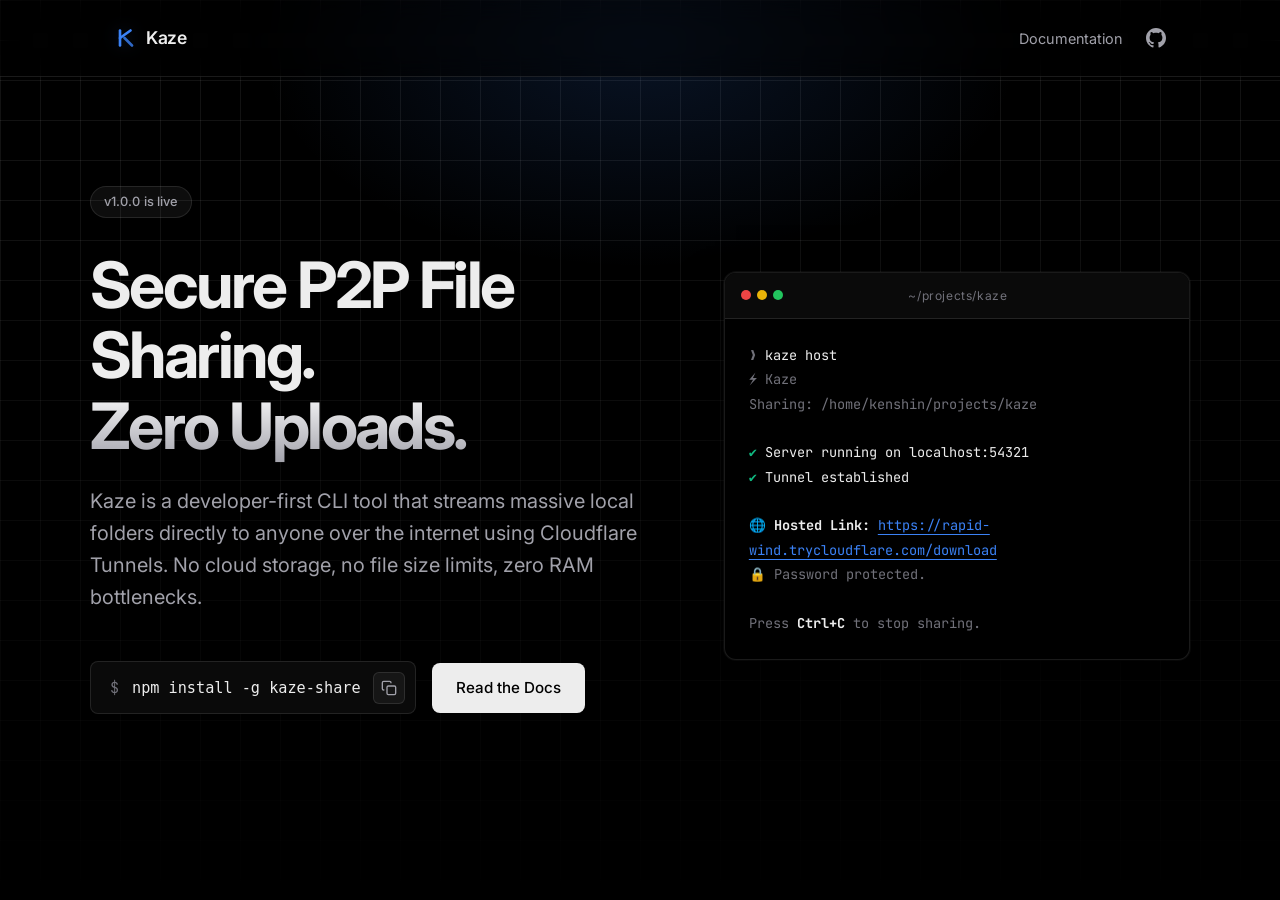
<file: index.html>
<!DOCTYPE html>
<html lang="en">
<head>
    <meta charset="UTF-8">
    <meta name="viewport" content="width=device-width, initial-scale=1.0">
    <title>Kaze | Instant P2P Folder Sharing</title>
    <meta name="description" content="Share any local folder instantly over the internet via Cloudflare Tunnels — no uploads, no cloud storage, no account needed.">
    <link rel="preconnect" href="https://fonts.googleapis.com">
    <link rel="preconnect" href="https://fonts.gstatic.com" crossorigin>
    <link href="https://fonts.googleapis.com/css2?family=Inter:wght@300;400;500;600;700&family=JetBrains+Mono:wght@400;500&display=swap" rel="stylesheet">
    <link rel="stylesheet" href="styles.css">
    <link rel="icon" type="image/svg+xml" href="favicon.svg">
</head>
<body class="home-page">
    <div class="grid-background"></div>
    <div class="glow-bg"></div>

    <header>
        <nav class="container">
            <div class="logo">
                <a href="index.html" style="display:flex; align-items:center; gap:0.5rem; text-decoration:none; color:inherit;">
                    <svg width="24" height="24" viewBox="0 0 32 32" fill="none" xmlns="http://www.w3.org/2000/svg" class="logo-icon">
                        <path d="M8 6V26" stroke="currentColor" stroke-width="3.5" stroke-linecap="round"/>
                        <path d="M8 16L22 6" stroke="currentColor" stroke-width="3.5" stroke-linecap="round"/>
                        <path d="M14 16L24 26" stroke="currentColor" stroke-width="3.5" stroke-linecap="round" opacity="0.8"/>
                    </svg>
                    <span>Kaze</span>
                </a>
            </div>
            <div class="nav-links">
                <a href="docs.html">Documentation</a>
                <a href="https://github.com/Ashish-Karmakar-coding/Kaze-codebase" target="_blank" rel="noopener noreferrer" class="github-link" aria-label="GitHub Repository">
                    <svg width="20" height="20" viewBox="0 0 24 24" fill="currentColor">
                        <path d="M12 0c-6.626 0-12 5.373-12 12 0 5.302 3.438 9.8 8.207 11.387.599.111.793-.261.793-.577v-2.234c-3.338.726-4.033-1.416-4.033-1.416-.546-1.387-1.333-1.756-1.333-1.756-1.089-.745.083-.729.083-.729 1.205.084 1.839 1.237 1.839 1.237 1.07 1.834 2.807 1.304 3.492.997.107-.775.418-1.305.762-1.604-2.665-.305-5.467-1.334-5.467-5.931 0-1.311.469-2.381 1.236-3.221-.124-.303-.535-1.524.117-3.176 0 0 1.008-.322 3.301 1.23.957-.266 1.983-.399 3.003-.404 1.02.005 2.047.138 3.006.404 2.291-1.552 3.297-1.23 3.297-1.23.653 1.653.242 2.874.118 3.176.77.84 1.235 1.911 1.235 3.221 0 4.609-2.807 5.624-5.479 5.921.43.372.823 1.102.823 2.222v3.293c0 .319.192.694.801.576 4.765-1.589 8.199-6.086 8.199-11.386 0-6.627-5.373-12-12-12z"/>
                    </svg>
                </a>
            </div>
        </nav>
    </header>

    <main>
        <section class="hero container">
            <div class="hero-content">
                <div class="hero-badge fade-up">v1.0.0 is live</div>
                <h1 class="hero-title fade-up delay-1">Secure P2P File Sharing. <br><span class="text-gradient">Zero Uploads.</span></h1>
                <p class="hero-subtitle fade-up delay-2">Kaze is a developer-first CLI tool that streams massive local folders directly to anyone over the internet using Cloudflare Tunnels. No cloud storage, no file size limits, zero RAM bottlenecks.</p>
                
                <div class="hero-actions fade-up delay-3">
                    <div class="install-pill">
                        <span class="prompt">$</span>
                        <code id="hero-install">npm install -g kaze-share</code>
                        <button class="copy-btn" data-target="hero-install" aria-label="Copy">
                            <svg width="16" height="16" viewBox="0 0 24 24" fill="none" stroke="currentColor" stroke-width="2"><rect x="9" y="9" width="13" height="13" rx="2" ry="2"></rect><path d="M5 15H4a2 2 0 0 1-2-2V4a2 2 0 0 1 2-2h9a2 2 0 0 1 2 2v1"></path></svg>
                        </button>
                    </div>
                    <a href="docs.html" class="btn-primary">Read the Docs</a>
                </div>
            </div>

            <div class="terminal-wrapper fade-up delay-4">
                <div class="terminal-container">
                    <div class="terminal">
                        <div class="terminal-header">
                            <div class="traffic-lights">
                                <span></span><span></span><span></span>
                            </div>
                            <div class="terminal-title">~/projects/kaze</div>
                        </div>
                        <div class="terminal-body">
                            <div class="line"><span class="prompt">❯</span> <span class="cmd">kaze host</span></div>
                            <div class="line"><span class="dim">  ⚡ Kaze</span></div>
                            <div class="line"><span class="dim">  Sharing: /home/kenshin/projects/kaze</span></div>
                            <div class="line"></div>
                            <div class="line"><span class="success">✔</span> Server running on localhost:54321</div>
                            <div class="line"><span class="success">✔</span> Tunnel established</div>
                            <div class="line"></div>
                            <div class="line">  🌐 <span class="bold">Hosted Link:</span>  <span class="url">https://rapid-wind.trycloudflare.com/download</span></div>
                            <div class="line">  🔒 <span class="dim">Password protected.</span></div>
                            <div class="line"></div>
                            <div class="line">  <span class="dim">Press</span> <span class="bold">Ctrl+C</span> <span class="dim">to stop sharing.</span></div>
                        </div>
                    </div>
                </div>
            </div>
    </main>

    <script src="script.js"></script>
</body>
</html>
</file>
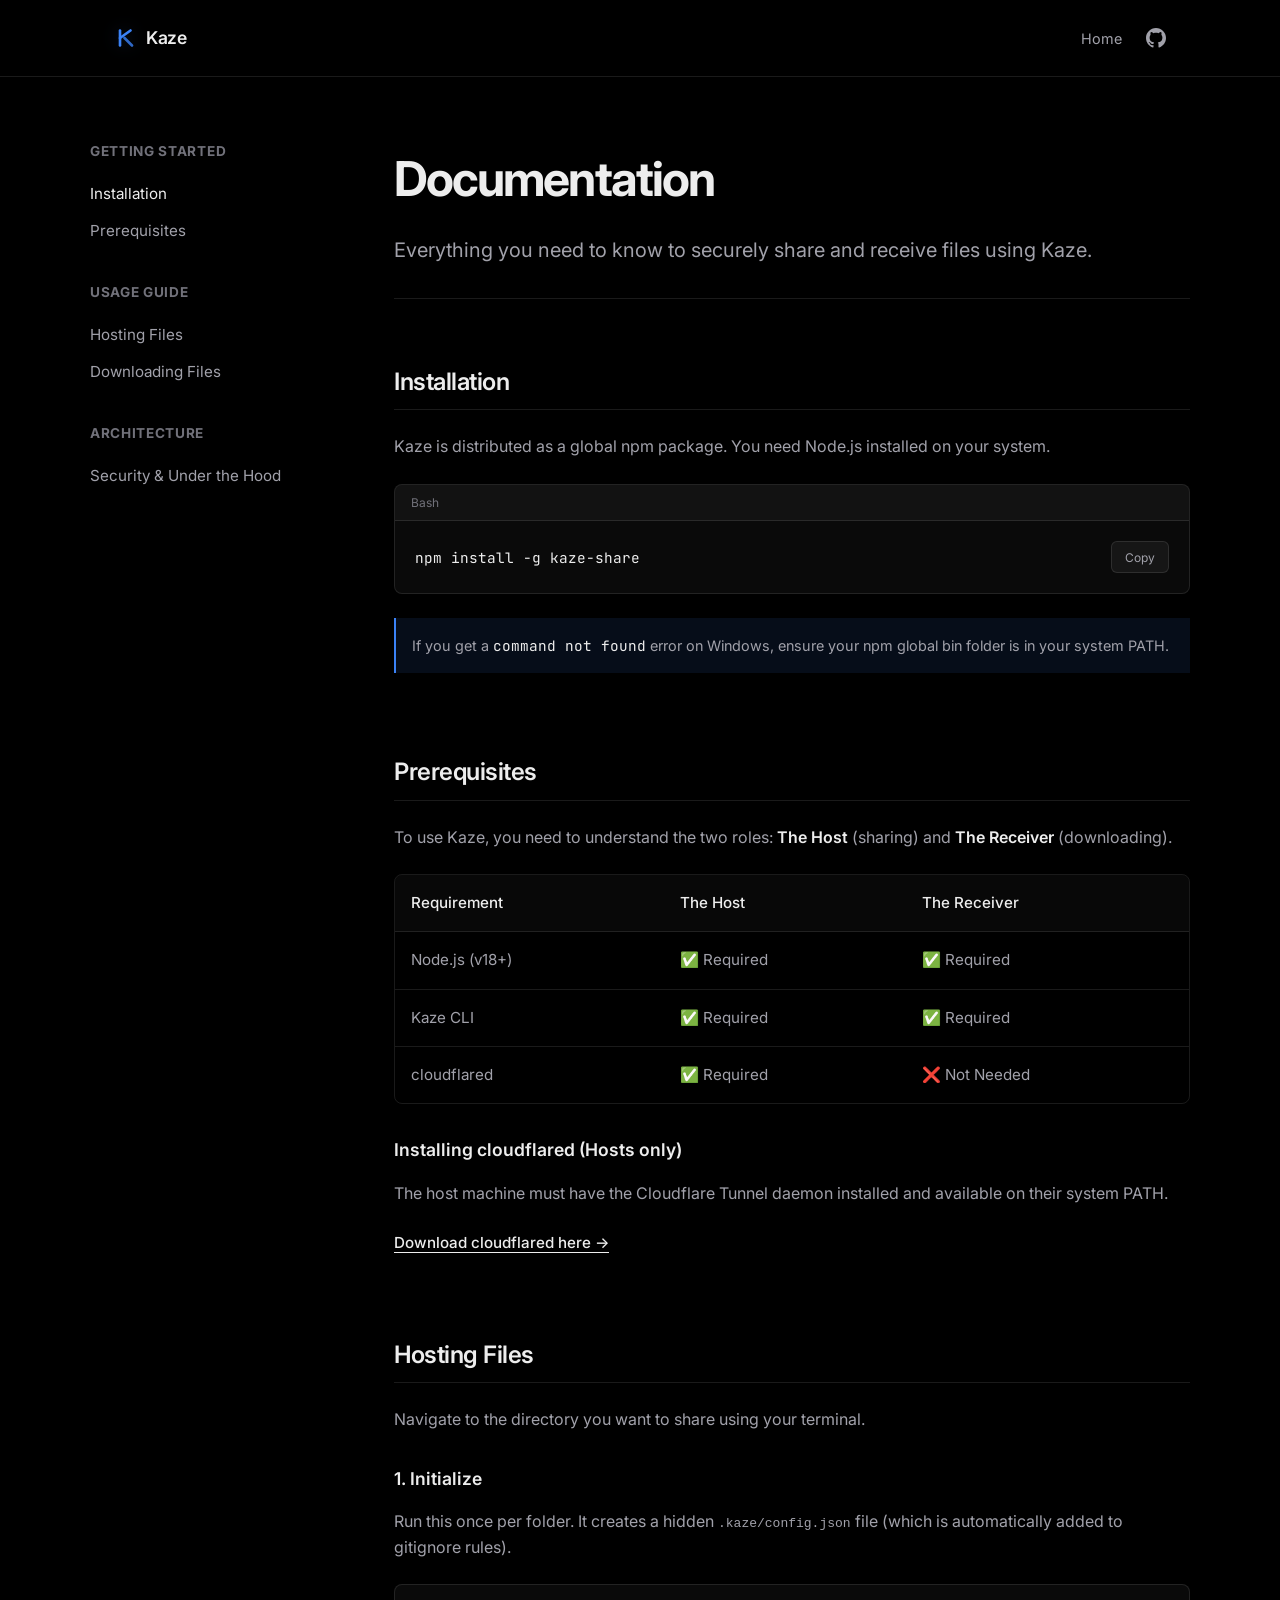
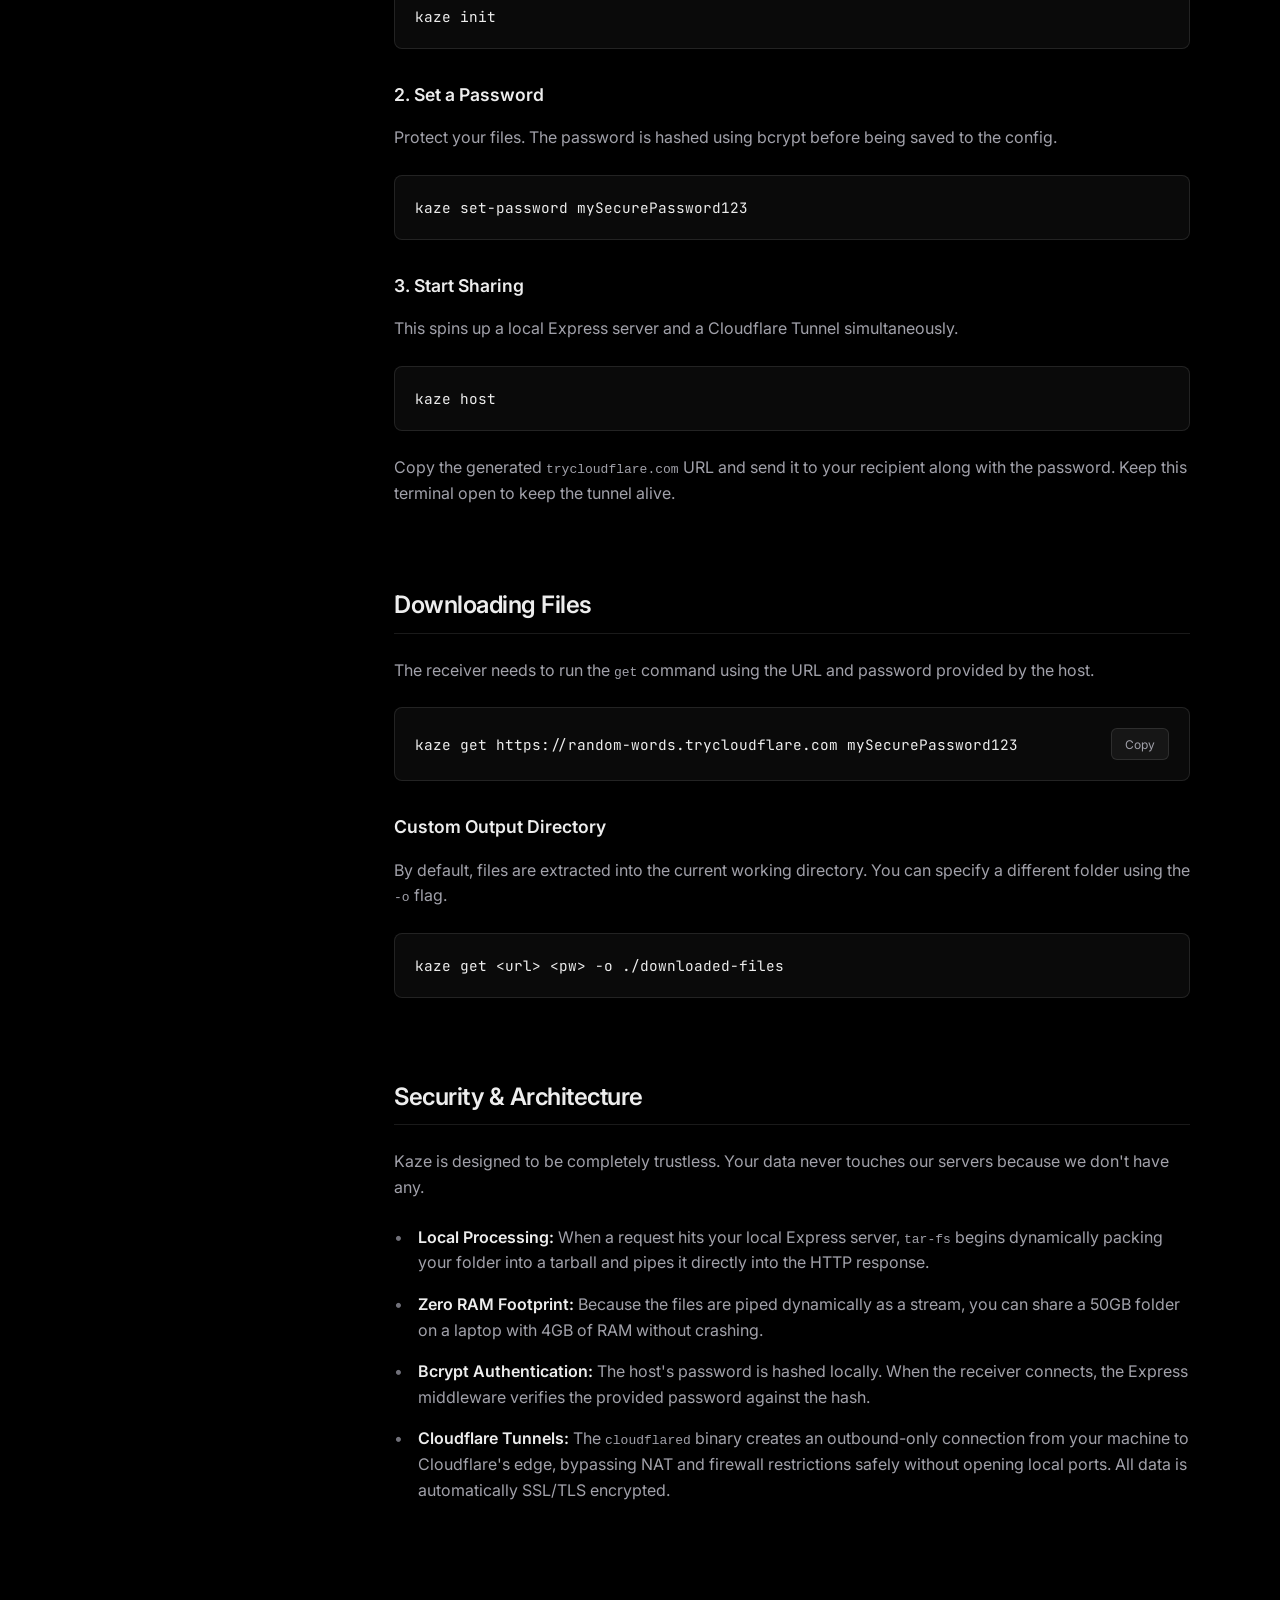
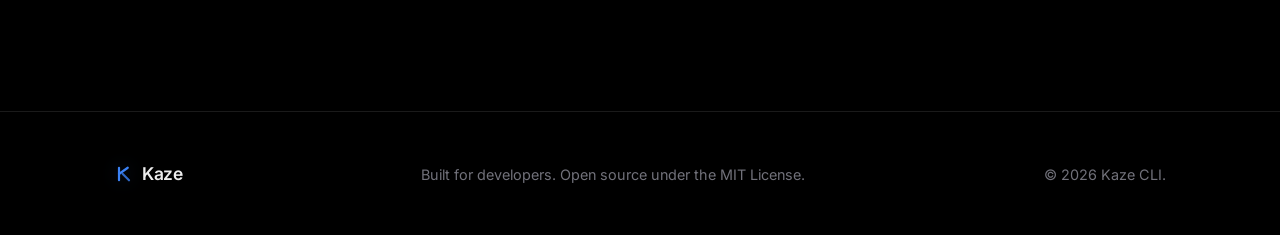
<file: docs.html>
<!DOCTYPE html>
<html lang="en">
<head>
    <meta charset="UTF-8">
    <meta name="viewport" content="width=device-width, initial-scale=1.0">
    <title>Documentation | Kaze CLI</title>
    <meta name="description" content="Documentation for Kaze CLI - Learn how to install, host, and download securely using Cloudflare Tunnels.">
    <link rel="preconnect" href="https://fonts.googleapis.com">
    <link rel="preconnect" href="https://fonts.gstatic.com" crossorigin>
    <link href="https://fonts.googleapis.com/css2?family=Inter:wght@300;400;500;600;700&family=JetBrains+Mono:wght@400;500&display=swap" rel="stylesheet">
    <link rel="stylesheet" href="styles.css">
    <link rel="icon" type="image/svg+xml" href="favicon.svg">
</head>
<body class="docs-page">
    <header class="docs-header-bar">
        <nav class="container">
            <div class="logo">
                <a href="index.html" style="display:flex; align-items:center; gap:0.5rem; text-decoration:none; color:inherit;">
                    <svg width="24" height="24" viewBox="0 0 32 32" fill="none" xmlns="http://www.w3.org/2000/svg" class="logo-icon">
                        <path d="M8 6V26" stroke="currentColor" stroke-width="3.5" stroke-linecap="round"/>
                        <path d="M8 16L22 6" stroke="currentColor" stroke-width="3.5" stroke-linecap="round"/>
                        <path d="M14 16L24 26" stroke="currentColor" stroke-width="3.5" stroke-linecap="round" opacity="0.8"/>
                    </svg>
                    <span>Kaze</span>
                </a>
            </div>
            <div class="nav-links">
                <a href="index.html">Home</a>
                <a href="https://github.com/Ashish-Karmakar-coding/Kaze-codebase" target="_blank" rel="noopener noreferrer" class="github-link" aria-label="GitHub Repository">
                    <svg width="20" height="20" viewBox="0 0 24 24" fill="currentColor">
                        <path d="M12 0c-6.626 0-12 5.373-12 12 0 5.302 3.438 9.8 8.207 11.387.599.111.793-.261.793-.577v-2.234c-3.338.726-4.033-1.416-4.033-1.416-.546-1.387-1.333-1.756-1.333-1.756-1.089-.745.083-.729.083-.729 1.205.084 1.839 1.237 1.839 1.237 1.07 1.834 2.807 1.304 3.492.997.107-.775.418-1.305.762-1.604-2.665-.305-5.467-1.334-5.467-5.931 0-1.311.469-2.381 1.236-3.221-.124-.303-.535-1.524.117-3.176 0 0 1.008-.322 3.301 1.23.957-.266 1.983-.399 3.003-.404 1.02.005 2.047.138 3.006.404 2.291-1.552 3.297-1.23 3.297-1.23.653 1.653.242 2.874.118 3.176.77.84 1.235 1.911 1.235 3.221 0 4.609-2.807 5.624-5.479 5.921.43.372.823 1.102.823 2.222v3.293c0 .319.192.694.801.576 4.765-1.589 8.199-6.086 8.199-11.386 0-6.627-5.373-12-12-12z"/>
                    </svg>
                </a>
            </div>
        </nav>
    </header>

    <main class="docs container">
        <div class="docs-grid">
            <aside class="docs-nav fade-up">
                <div class="nav-group">
                    <h3>Getting Started</h3>
                    <a href="#doc-install" class="active">Installation</a>
                    <a href="#doc-prereq">Prerequisites</a>
                </div>
                <div class="nav-group">
                    <h3>Usage Guide</h3>
                    <a href="#doc-host">Hosting Files</a>
                    <a href="#doc-get">Downloading Files</a>
                </div>
                <div class="nav-group">
                    <h3>Architecture</h3>
                    <a href="#doc-security">Security & Under the Hood</a>
                </div>
            </aside>

            <div class="docs-content fade-up delay-1">
                <div class="docs-intro">
                    <h1 class="docs-title">Documentation</h1>
                    <p class="docs-subtitle">Everything you need to know to securely share and receive files using Kaze.</p>
                </div>

                <div id="doc-install" class="doc-section">
                    <h2>Installation</h2>
                    <p>Kaze is distributed as a global npm package. You need Node.js installed on your system.</p>
                    <div class="code-block">
                        <div class="code-top">Bash</div>
                        <div class="code-inner">
                            <code id="install-full">npm install -g kaze-share</code>
                            <button class="copy-btn" data-target="install-full" aria-label="Copy">Copy</button>
                        </div>
                    </div>
                    <p class="note">If you get a <code>command not found</code> error on Windows, ensure your npm global bin folder is in your system PATH.</p>
                </div>

                <div id="doc-prereq" class="doc-section">
                    <h2>Prerequisites</h2>
                    <p>To use Kaze, you need to understand the two roles: <strong>The Host</strong> (sharing) and <strong>The Receiver</strong> (downloading).</p>
                    
                    <div class="table-container">
                        <table>
                            <thead>
                                <tr>
                                    <th>Requirement</th>
                                    <th>The Host</th>
                                    <th>The Receiver</th>
                                </tr>
                            </thead>
                            <tbody>
                                <tr>
                                    <td>Node.js (v18+)</td>
                                    <td>✅ Required</td>
                                    <td>✅ Required</td>
                                </tr>
                                <tr>
                                    <td>Kaze CLI</td>
                                    <td>✅ Required</td>
                                    <td>✅ Required</td>
                                </tr>
                                <tr>
                                    <td>cloudflared</td>
                                    <td>✅ Required</td>
                                    <td>❌ Not Needed</td>
                                </tr>
                            </tbody>
                        </table>
                    </div>
                    
                    <h3>Installing cloudflared (Hosts only)</h3>
                    <p>The host machine must have the Cloudflare Tunnel daemon installed and available on their system PATH.</p>
                    <a href="https://developers.cloudflare.com/cloudflare-one/connections/connect-networks/downloads/" target="_blank" class="text-link">Download cloudflared here →</a>
                </div>

                <div id="doc-host" class="doc-section">
                    <h2>Hosting Files</h2>
                    <p>Navigate to the directory you want to share using your terminal.</p>
                    
                    <h3>1. Initialize</h3>
                    <p>Run this once per folder. It creates a hidden <code>.kaze/config.json</code> file (which is automatically added to gitignore rules).</p>
                    <div class="code-block">
                        <div class="code-inner">
                            <code>kaze init</code>
                        </div>
                    </div>

                    <h3>2. Set a Password</h3>
                    <p>Protect your files. The password is hashed using bcrypt before being saved to the config.</p>
                    <div class="code-block">
                        <div class="code-inner">
                            <code>kaze set-password mySecurePassword123</code>
                        </div>
                    </div>

                    <h3>3. Start Sharing</h3>
                    <p>This spins up a local Express server and a Cloudflare Tunnel simultaneously.</p>
                    <div class="code-block">
                        <div class="code-inner">
                            <code>kaze host</code>
                        </div>
                    </div>
                    <p>Copy the generated <code>trycloudflare.com</code> URL and send it to your recipient along with the password. Keep this terminal open to keep the tunnel alive.</p>
                </div>

                <div id="doc-get" class="doc-section">
                    <h2>Downloading Files</h2>
                    <p>The receiver needs to run the <code>get</code> command using the URL and password provided by the host.</p>
                    
                    <div class="code-block">
                        <div class="code-inner">
                            <code id="cmd-get">kaze get https://random-words.trycloudflare.com mySecurePassword123</code>
                            <button class="copy-btn" data-target="cmd-get" aria-label="Copy">Copy</button>
                        </div>
                    </div>

                    <h3>Custom Output Directory</h3>
                    <p>By default, files are extracted into the current working directory. You can specify a different folder using the <code>-o</code> flag.</p>
                    <div class="code-block">
                        <div class="code-inner">
                            <code>kaze get &lt;url&gt; &lt;pw&gt; -o ./downloaded-files</code>
                        </div>
                    </div>
                </div>

                <div id="doc-security" class="doc-section">
                    <h2>Security & Architecture</h2>
                    <p>Kaze is designed to be completely trustless. Your data never touches our servers because we don't have any.</p>
                    
                    <ul class="styled-list">
                        <li><strong>Local Processing:</strong> When a request hits your local Express server, <code>tar-fs</code> begins dynamically packing your folder into a tarball and pipes it directly into the HTTP response.</li>
                        <li><strong>Zero RAM Footprint:</strong> Because the files are piped dynamically as a stream, you can share a 50GB folder on a laptop with 4GB of RAM without crashing.</li>
                        <li><strong>Bcrypt Authentication:</strong> The host's password is hashed locally. When the receiver connects, the Express middleware verifies the provided password against the hash.</li>
                        <li><strong>Cloudflare Tunnels:</strong> The <code>cloudflared</code> binary creates an outbound-only connection from your machine to Cloudflare's edge, bypassing NAT and firewall restrictions safely without opening local ports. All data is automatically SSL/TLS encrypted.</li>
                    </ul>
                </div>

            </div>
        </div>
    </main>

    <footer>
        <div class="container footer-content">
            <div class="logo">
                <svg width="20" height="20" viewBox="0 0 32 32" fill="none" xmlns="http://www.w3.org/2000/svg" class="logo-icon">
                    <path d="M8 6V26" stroke="currentColor" stroke-width="3.5" stroke-linecap="round"/>
                    <path d="M8 16L22 6" stroke="currentColor" stroke-width="3.5" stroke-linecap="round"/>
                    <path d="M14 16L24 26" stroke="currentColor" stroke-width="3.5" stroke-linecap="round" opacity="0.8"/>
                </svg>
                <span>Kaze</span>
            </div>
            <p>Built for developers. Open source under the MIT License.</p>
            <p class="copyright">&copy; 2026 Kaze CLI.</p>
        </div>
    </footer>

    <script src="script.js"></script>
</body>
</html>
</file>
<file: styles.css>
:root {
    /* Premium Minimalist Palette */
    --bg-base: #000000;
    --bg-surface: #0a0a0a;
    --bg-surface-hover: #111111;
    --border-dim: rgba(255, 255, 255, 0.1);
    --border-bright: rgba(255, 255, 255, 0.2);
    
    --text-primary: #ededed;
    --text-secondary: #a1a1aa;
    --text-tertiary: #71717a;
    
    --accent: #3b82f6; /* Subtle blue */
    --success: #10b981;
    
    /* Typography */
    --font-sans: 'Inter', -apple-system, BlinkMacSystemFont, 'Segoe UI', Roboto, Helvetica, Arial, sans-serif;
    --font-mono: 'JetBrains Mono', ui-monospace, SFMono-Regular, Menlo, Monaco, Consolas, monospace;
}

* {
    margin: 0;
    padding: 0;
    box-sizing: border-box;
}

body {
    font-family: var(--font-sans);
    background-color: var(--bg-base);
    color: var(--text-primary);
    line-height: 1.6;
    overflow-x: hidden;
    -webkit-font-smoothing: antialiased;
    -moz-osx-font-smoothing: grayscale;
}

/* Background Effects */
.grid-background {
    position: fixed;
    top: 0;
    left: 0;
    width: 100vw;
    height: 100vh;
    background-image: 
        linear-gradient(to right, rgba(255,255,255,0.07) 1px, transparent 1px),
        linear-gradient(to bottom, rgba(255,255,255,0.07) 1px, transparent 1px);
    background-size: 40px 40px;
    mask-image: linear-gradient(to bottom, black 20%, transparent 100%);
    -webkit-mask-image: linear-gradient(to bottom, black 20%, transparent 100%);
    z-index: -2;
    pointer-events: none;
    animation: gridMove 20s linear infinite;
}

@keyframes gridMove {
    0% { transform: translateY(0); }
    100% { transform: translateY(40px); }
}

.glow-bg {
    position: fixed;
    top: -20%;
    left: 50%;
    transform: translateX(-50%);
    width: 60vw;
    height: 50vh;
    background: radial-gradient(ellipse at center, rgba(59, 130, 246, 0.15) 0%, transparent 70%);
    z-index: -1;
    pointer-events: none;
}

/* Layout Container */
.container {
    max-width: 1100px;
    margin: 0 auto;
    padding: 0 1.5rem;
}

/* Header */
header {
    padding: 1.5rem 0;
    position: sticky;
    top: 0;
    background: rgba(0, 0, 0, 0.5);
    backdrop-filter: blur(12px);
    -webkit-backdrop-filter: blur(12px);
    border-bottom: 1px solid var(--border-dim);
    z-index: 100;
}

nav {
    display: flex;
    justify-content: space-between;
    align-items: center;
}

.logo {
    display: flex;
    align-items: center;
    gap: 0.5rem;
    font-weight: 600;
    font-size: 1.1rem;
    letter-spacing: -0.02em;
}

.logo-icon {
    color: var(--accent);
    filter: drop-shadow(0 0 8px rgba(59, 130, 246, 0.2));
    transition: transform 0.3s cubic-bezier(0.34, 1.56, 0.64, 1);
}

.logo:hover .logo-icon {
    transform: rotate(-12deg) scale(1.1);
    filter: drop-shadow(0 0 12px rgba(59, 130, 246, 0.4));
}

.nav-links {
    display: flex;
    gap: 1.5rem;
    align-items: center;
    font-size: 0.9rem;
}

.nav-links a {
    color: var(--text-secondary);
    text-decoration: none;
    transition: color 0.2s ease;
}

.nav-links a:hover {
    color: var(--text-primary);
}

.github-link {
    display: flex;
    align-items: center;
    gap: 0.4rem;
}

/* Hero Section */
.hero {
    padding: 8rem 0 6rem;
    display: grid;
    grid-template-columns: 1.1fr 0.9fr;
    gap: 4rem;
    align-items: center;
    text-align: left;
}

.hero-badge {
    display: inline-block;
    background: rgba(255, 255, 255, 0.05);
    border: 1px solid var(--border-dim);
    color: var(--text-secondary);
    padding: 0.3rem 0.8rem;
    border-radius: 99px;
    font-size: 0.8rem;
    font-weight: 500;
    margin-bottom: 2rem;
    letter-spacing: 0.01em;
}

.hero-title {
    font-size: 4rem;
    line-height: 1.1;
    font-weight: 700;
    letter-spacing: -0.04em;
    margin-bottom: 1.5rem;
}

.text-gradient {
    background: linear-gradient(180deg, #fff 0%, #a1a1aa 100%);
    -webkit-background-clip: text;
    -webkit-text-fill-color: transparent;
    background-clip: text;
}

.hero-subtitle {
    font-size: 1.25rem;
    color: var(--text-secondary);
    max-width: 650px;
    margin-bottom: 3rem;
    line-height: 1.6;
}

/* Actions */
.hero-actions {
    display: flex;
    gap: 1rem;
    align-items: center;
    justify-content: flex-start;
    margin-bottom: 2rem;
}

.install-pill {
    display: flex;
    align-items: center;
    background: var(--bg-surface);
    border: 1px solid var(--border-dim);
    padding: 0.6rem 0.6rem 0.6rem 1.2rem;
    border-radius: 8px;
    font-family: var(--font-mono);
    font-size: 0.95rem;
    gap: 0.8rem;
}

.prompt {
    color: var(--text-tertiary);
    user-select: none;
}

.copy-btn {
    background: rgba(255, 255, 255, 0.05);
    border: 1px solid var(--border-dim);
    color: var(--text-secondary);
    width: 32px;
    height: 32px;
    border-radius: 6px;
    display: flex;
    align-items: center;
    justify-content: center;
    cursor: pointer;
    transition: all 0.2s ease;
}

.copy-btn:hover {
    background: rgba(255, 255, 255, 0.1);
    color: var(--text-primary);
}

.copy-btn.copied {
    color: var(--success);
    border-color: var(--success);
}

.btn-primary {
    background: var(--text-primary);
    color: var(--bg-base);
    text-decoration: none;
    padding: 0.8rem 1.5rem;
    border-radius: 8px;
    font-weight: 500;
    font-size: 0.95rem;
    transition: transform 0.2s ease, opacity 0.2s ease;
}

.btn-primary:hover {
    transform: translateY(-1px);
    opacity: 0.9;
}

/* Terminal Mockup */
.terminal-container {
    width: 100%;
    max-width: 700px;
    margin: 0 auto;
}

.terminal {
    background: #000;
    border: 1px solid var(--border-dim);
    border-radius: 12px;
    overflow: hidden;
    box-shadow: 0 30px 60px -12px rgba(0,0,0,1), 0 0 0 1px rgba(255,255,255,0.05);
    text-align: left;
}

.terminal-header {
    background: #0a0a0a;
    border-bottom: 1px solid var(--border-dim);
    padding: 0.8rem 1rem;
    display: flex;
    align-items: center;
}

.traffic-lights {
    display: flex;
    gap: 6px;
}

.traffic-lights span {
    width: 10px;
    height: 10px;
    border-radius: 50%;
}

.traffic-lights span:nth-child(1) { background: #ef4444; }
.traffic-lights span:nth-child(2) { background: #eab308; }
.traffic-lights span:nth-child(3) { background: #22c55e; }

.terminal-title {
    flex: 1;
    text-align: center;
    font-size: 0.75rem;
    color: var(--text-tertiary);
    font-family: var(--font-sans);
    letter-spacing: 0.05em;
    margin-right: 40px; /* Offset traffic lights for true center */
}

.terminal-body {
    padding: 1.5rem;
    font-family: var(--font-mono);
    font-size: 0.85rem;
    line-height: 1.8;
}

.line { min-height: 1.5rem; }
.cmd { color: var(--text-primary); }
.dim { color: var(--text-tertiary); }
.success { color: var(--success); font-weight: bold; }
.url { color: var(--accent); text-decoration: underline; text-underline-offset: 4px; }
.bold { font-weight: bold; color: var(--text-primary); }

/* Features Grid */
.features {
    padding: 4rem 0;
}

.feature-grid {
    display: grid;
    grid-template-columns: repeat(3, 1fr);
    gap: 1.5rem;
}

.feature-card {
    background: var(--bg-surface);
    border: 1px solid var(--border-dim);
    border-radius: 12px;
    padding: 2rem;
    transition: border-color 0.3s ease;
}

.feature-card:hover {
    border-color: var(--border-bright);
}

.feature-icon {
    color: var(--text-primary);
    margin-bottom: 1.5rem;
}

.feature-card h3 {
    font-size: 1.1rem;
    font-weight: 600;
    margin-bottom: 0.8rem;
    letter-spacing: -0.01em;
}

.feature-card p {
    color: var(--text-secondary);
    font-size: 0.95rem;
}

.feature-card code {
    background: rgba(255,255,255,0.1);
    padding: 0.1rem 0.3rem;
    border-radius: 4px;
    font-family: var(--font-mono);
    font-size: 0.85em;
}

/* Home Page Specific Layout (No Scroll) */
.home-page {
    overflow: hidden;
    height: 100vh;
    display: flex;
    flex-direction: column;
}

.home-page main {
    flex: 1;
    display: flex;
    align-items: center;
    width: 100%;
}

.home-page .hero {
    padding: 0;
    margin-top: -5vh; /* Visual center adjustment */
    width: 100%;
}

/* Documentation Section */
.docs {
    padding: 6rem 0 8rem;
    border-top: 1px solid var(--border-dim);
    margin-top: 4rem;
}

/* Docs Page Specific Layout */
.docs-page .docs {
    margin-top: 0;
    padding-top: 4rem;
    border-top: none;
}

.docs-intro {
    margin-bottom: 4rem;
    padding-bottom: 2rem;
    border-bottom: 1px solid var(--border-dim);
}

.docs-title {
    font-size: 3rem;
    font-weight: 700;
    letter-spacing: -0.04em;
    margin-bottom: 1rem;
}

.docs-subtitle {
    font-size: 1.25rem;
    color: var(--text-secondary);
}

.docs-header {
    margin-bottom: 4rem;
}

.section-title {
    font-size: 2rem;
    font-weight: 600;
    letter-spacing: -0.03em;
    margin-bottom: 0.5rem;
}

.section-subtitle {
    color: var(--text-secondary);
    font-size: 1.1rem;
}

.docs-grid {
    display: grid;
    grid-template-columns: 240px 1fr;
    gap: 4rem;
    align-items: start;
}

.docs-nav {
    position: sticky;
    top: 100px;
}

.nav-group {
    margin-bottom: 2rem;
}

.nav-group h3 {
    font-size: 0.85rem;
    text-transform: uppercase;
    letter-spacing: 0.05em;
    color: var(--text-tertiary);
    margin-bottom: 0.8rem;
}

.nav-group a {
    display: block;
    color: var(--text-secondary);
    text-decoration: none;
    font-size: 0.95rem;
    padding: 0.4rem 0;
    transition: color 0.2s ease;
}

.nav-group a:hover, .nav-group a.active {
    color: var(--text-primary);
}

/* Doc Content */
.doc-section {
    margin-bottom: 5rem;
}

.doc-section h2 {
    font-size: 1.5rem;
    font-weight: 600;
    letter-spacing: -0.02em;
    margin-bottom: 1.5rem;
    padding-bottom: 0.5rem;
    border-bottom: 1px solid var(--border-dim);
}

.doc-section h3 {
    font-size: 1.1rem;
    font-weight: 600;
    margin: 2rem 0 1rem;
}

.doc-section p {
    color: var(--text-secondary);
    margin-bottom: 1.5rem;
}

.doc-section strong {
    color: var(--text-primary);
    font-weight: 600;
}

/* Code Blocks in Docs */
.code-block {
    background: var(--bg-surface);
    border: 1px solid var(--border-dim);
    border-radius: 8px;
    overflow: hidden;
    margin-bottom: 1.5rem;
}

.code-top {
    background: rgba(255,255,255,0.03);
    border-bottom: 1px solid var(--border-dim);
    padding: 0.5rem 1rem;
    font-size: 0.75rem;
    color: var(--text-tertiary);
    font-family: var(--font-sans);
}

.code-inner {
    padding: 1.25rem;
    display: flex;
    justify-content: space-between;
    align-items: center;
}

.code-inner code {
    font-family: var(--font-mono);
    font-size: 0.9rem;
    color: var(--text-primary);
}

.code-inner .copy-btn {
    font-family: var(--font-sans);
    font-size: 0.75rem;
    width: auto;
    padding: 0 0.8rem;
}

/* UI Elements inside Docs */
.note {
    background: rgba(59, 130, 246, 0.1);
    border-left: 2px solid var(--accent);
    padding: 1rem;
    font-size: 0.9rem;
    color: var(--text-secondary);
}

.note code {
    color: var(--text-primary);
    font-family: var(--font-mono);
}

.text-link {
    color: var(--text-primary);
    text-decoration: underline;
    text-underline-offset: 4px;
    font-size: 0.95rem;
    font-weight: 500;
}

.styled-list {
    list-style: none;
}

.styled-list li {
    position: relative;
    padding-left: 1.5rem;
    margin-bottom: 1rem;
    color: var(--text-secondary);
}

.styled-list li::before {
    content: "•";
    position: absolute;
    left: 0;
    color: var(--text-tertiary);
}

/* Tables */
.table-container {
    width: 100%;
    overflow-x: auto;
    margin-bottom: 2rem;
    border: 1px solid var(--border-dim);
    border-radius: 8px;
}

table {
    width: 100%;
    border-collapse: collapse;
    text-align: left;
}

th, td {
    padding: 1rem;
    border-bottom: 1px solid var(--border-dim);
    font-size: 0.95rem;
}

th {
    background: rgba(255, 255, 255, 0.03);
    font-weight: 500;
    color: var(--text-primary);
}

td {
    color: var(--text-secondary);
}

tr:last-child td {
    border-bottom: none;
}

/* Footer */
footer {
    border-top: 1px solid var(--border-dim);
    padding: 3rem 0;
    color: var(--text-tertiary);
    font-size: 0.9rem;
}

.footer-content {
    display: flex;
    justify-content: space-between;
    align-items: center;
}

.footer-content .logo {
    color: var(--text-primary);
}

/* Animations */
.fade-up {
    opacity: 0;
    transform: translateY(20px);
    transition: opacity 0.8s ease, transform 0.8s ease;
}

.fade-up.visible {
    opacity: 1;
    transform: translateY(0);
}

.delay-1 { transition-delay: 0.1s; }
.delay-2 { transition-delay: 0.2s; }
.delay-3 { transition-delay: 0.3s; }
.delay-4 { transition-delay: 0.4s; }

/* Responsive */
@media (max-width: 900px) {
    .hero {
        grid-template-columns: 1fr;
        text-align: center;
        gap: 3rem;
        padding: 5rem 0 4rem;
    }
    
    .hero-actions {
        justify-content: center;
    }

    .docs-grid {
        grid-template-columns: 1fr;
        gap: 2rem;
    }
    
    .docs-nav {
        position: static;
        display: flex;
        flex-wrap: wrap;
        gap: 2rem;
        border-bottom: 1px solid var(--border-dim);
        padding-bottom: 2rem;
    }
    
    .nav-group {
        margin-bottom: 0;
    }
}

@media (max-width: 768px) {
    .hero-title {
        font-size: 3rem;
    }
    
    .hero-actions {
        flex-direction: column;
        width: 100%;
    }
    
    .install-pill, .btn-primary {
        width: 100%;
        justify-content: center;
    }
    
    .feature-grid {
        grid-template-columns: 1fr;
    }
    
    .footer-content {
        flex-direction: column;
        gap: 1rem;
        text-align: center;
    }
}
</file>
